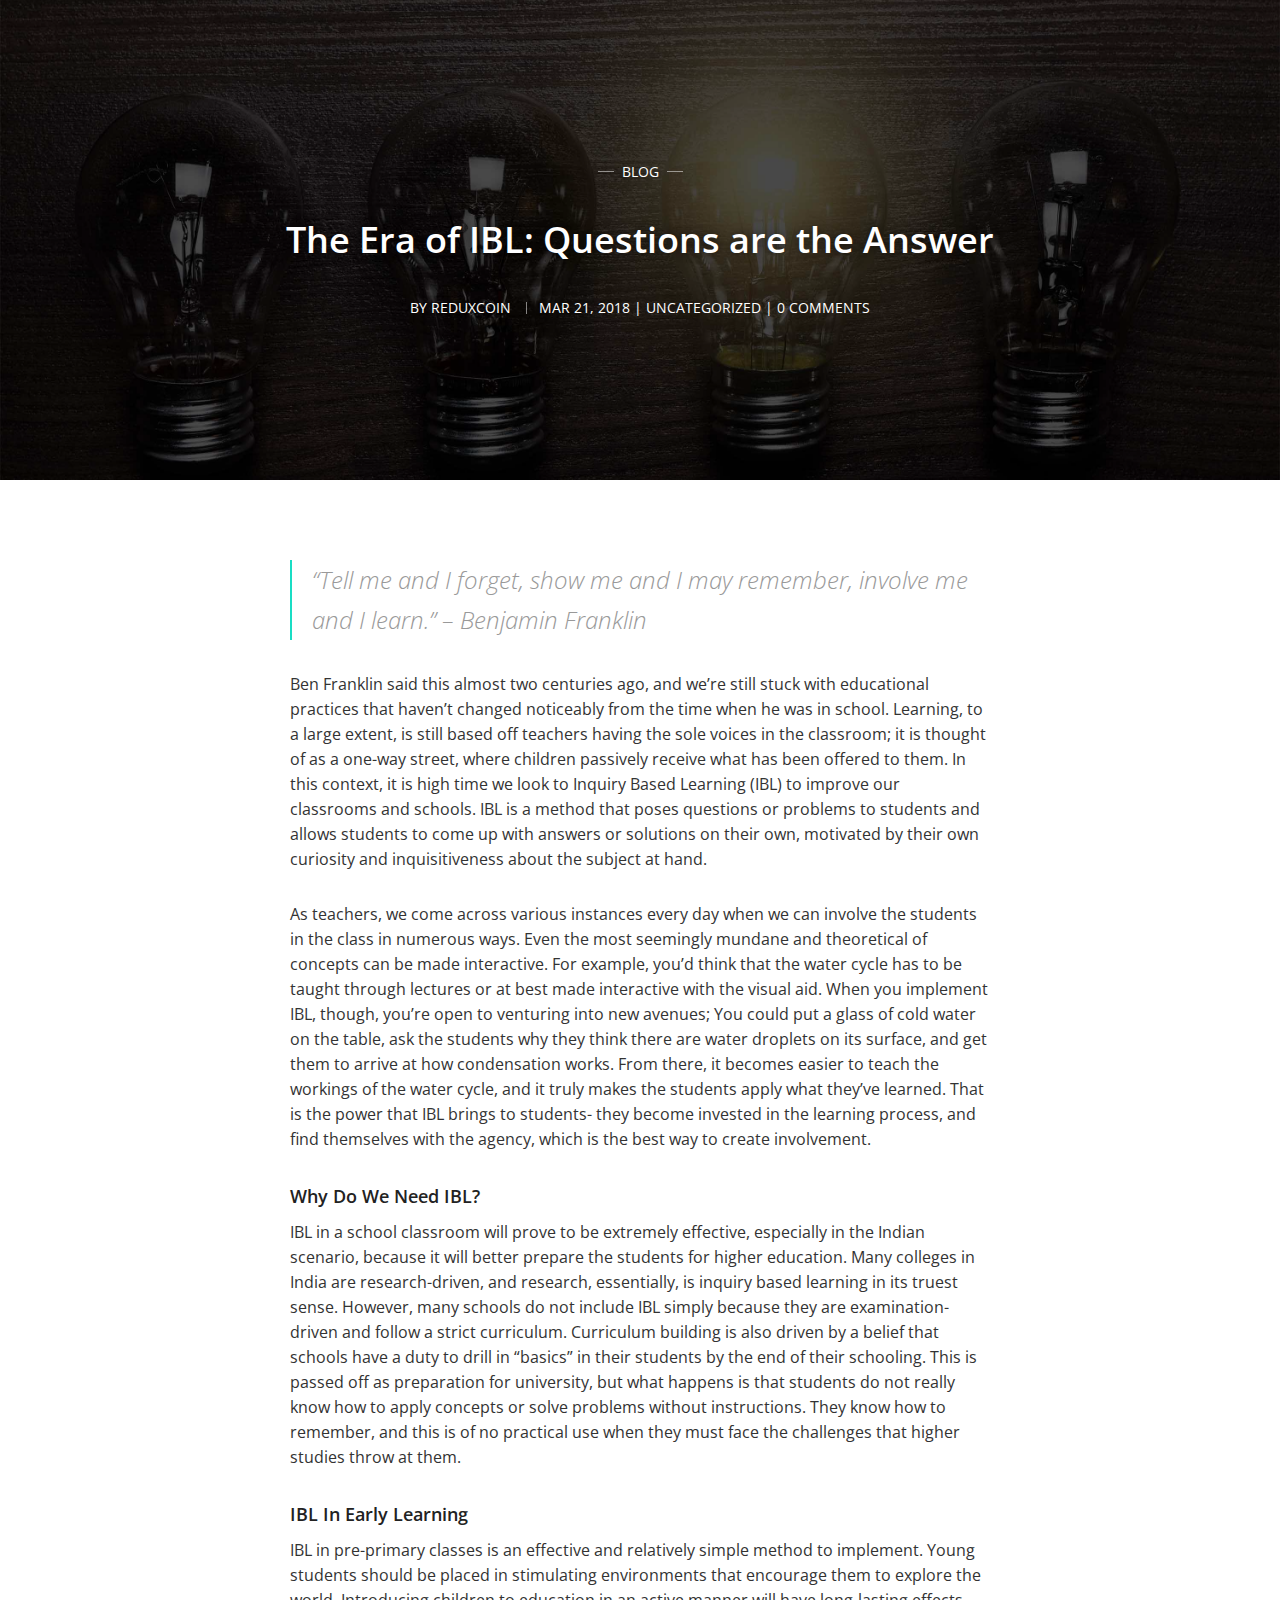
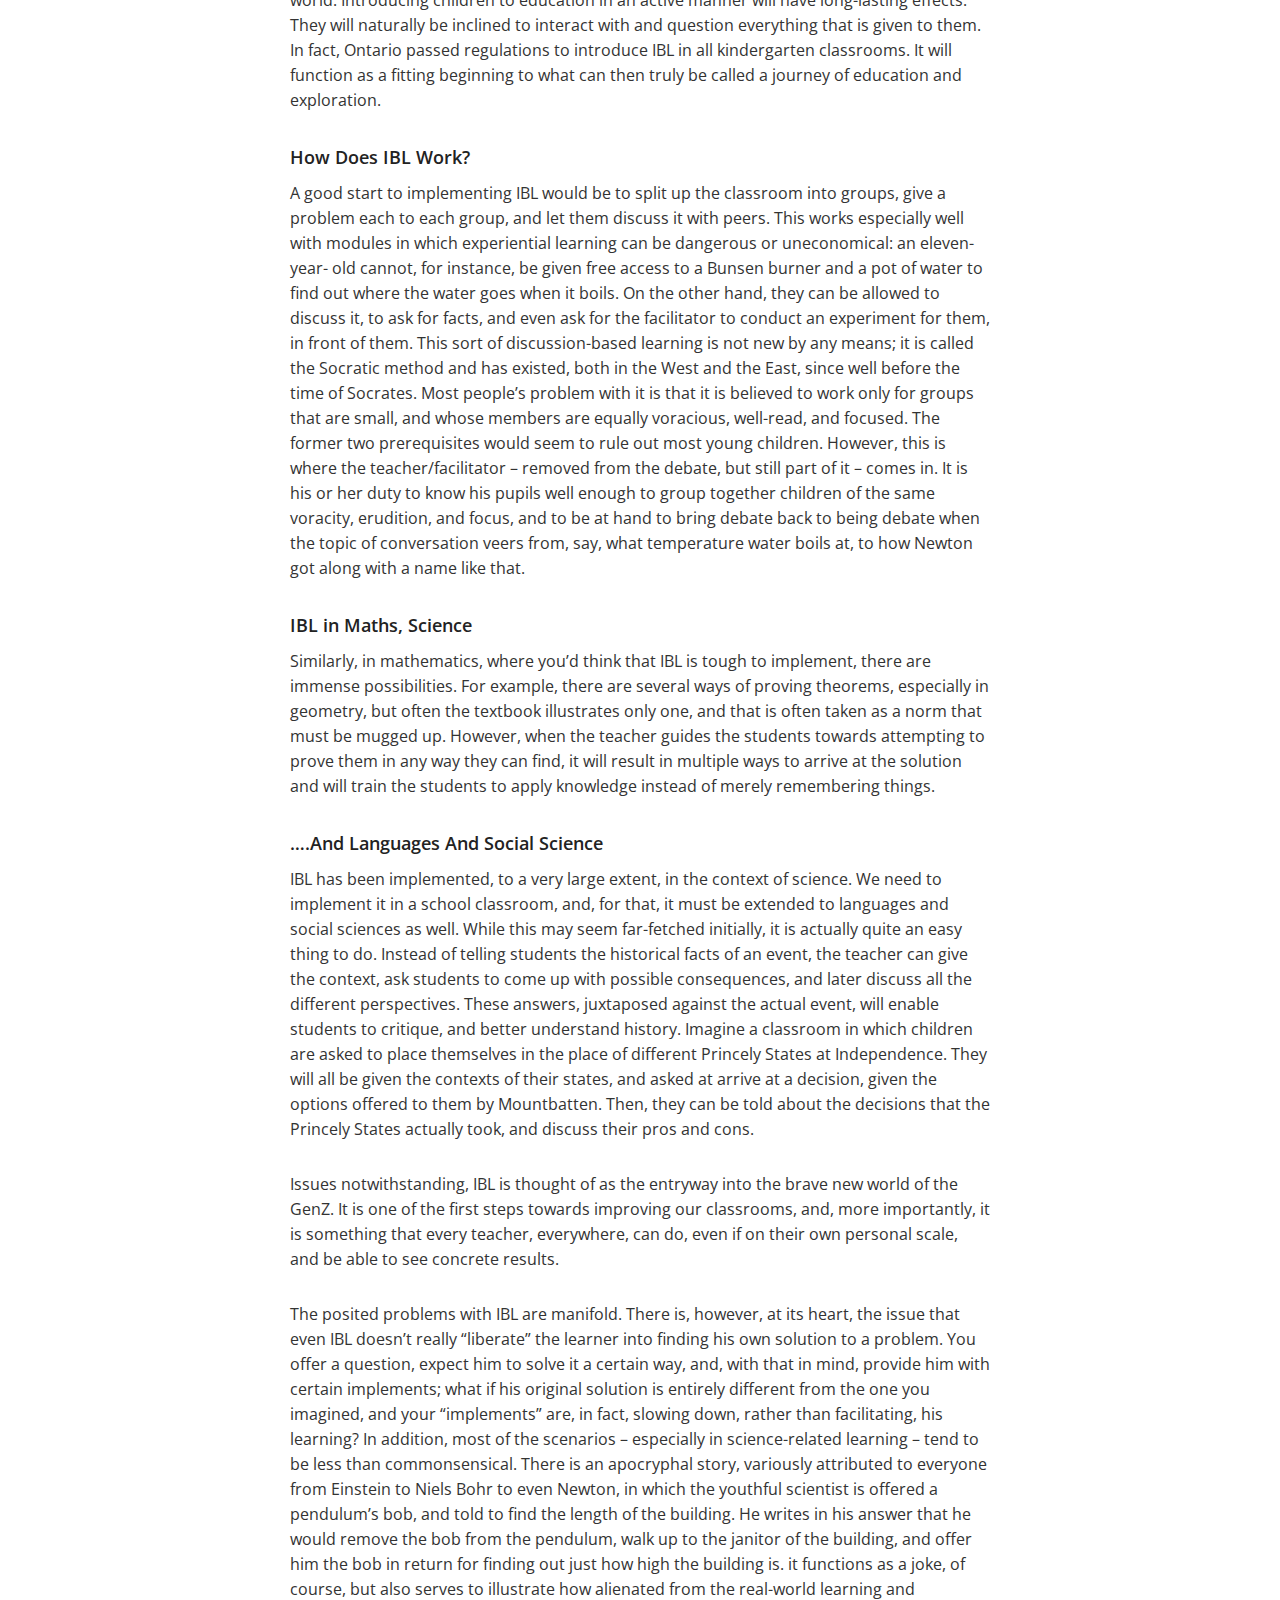
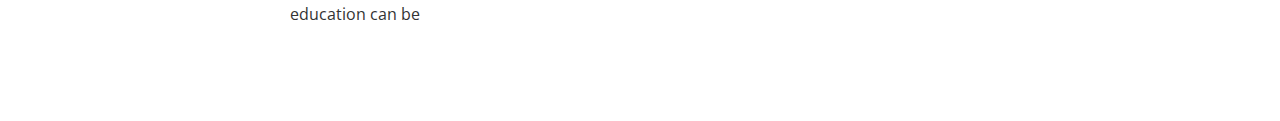
<file: eraofibl.html>
<!DOCTYPE html>
<html lang="en">
	<meta http-equiv="content-type" content="text/html;charset=utf-8" />
<head>
		<meta charset="utf-8">
		<meta http-equiv="X-UA-Compatible" content="IE=edge">
		<title>Era Of IBL</title>
		<meta name="viewport" content="width=device-width, initial-scale=1" />
		<!-- stylesheets -->
		<link href="https://fonts.googleapis.com/css?family=Open+Sans" rel="stylesheet">
		<link rel="stylesheet" type="text/css" href="assets/css/bootstrap.min68ba.css">
		<link rel="stylesheet" type="text/css" href="assets/css/font-awesome.min68ba.css">
		<link rel="stylesheet" type="text/css" href="assets/css/hl-styles/atom-one-dark68ba.css">
		<link rel="stylesheet" type="text/css" href="assets/css/screen68ba.css">
		<link rel="shortcut icon" href="img/favicon.png" type="image/png" />
    
    <style type="text/css">
nav .media {
    margin-top: 0;
}
</style>
	</head>
	<body class="post-template tag-video">
				
<!-- start content area -->
	<div class="main-content-area single-post">
		<article>
			<div class="post-head" style="background-image:url(img/background-blog.jpg);">
				<div class="container align-center">
					<div class="row">
						<div class="col-md-offset-1 col-md-10">
							<span class="category">
								<a href="../tag/video/index.html">Blog</a>
							</span>
							<h1 class="title">The Era of IBL: Questions are the Answer</h1>
							
							<div class="post-meta">
								<a class="author" href="../author/biswajit/index.html" rel="author">
									<span class="name">by reduxcoin</span>
								</a>
								<time class="time" datetime="2017-05-12 13:05:00" itemprop="datePublished">Mar 21, 2018 | Uncategorized | 0 comments</time>
							</div>
						</div>
					</div>
				</div>
			</div>
			<div class="container">
				<div class="row">
					<div class="col-md-offset-1 col-md-10">
						<div class="post-content">
							<div class="kg-card-markdown">
								<blockquote>
									“Tell me and I forget, show me and I may remember, involve me and I learn.” – Benjamin Franklin
								</blockquote>
								<p>Ben Franklin said this almost two centuries ago, and we’re still stuck with educational practices that haven’t changed noticeably from the time when he was in school. Learning, to a large extent, is still based off teachers having the sole voices in the classroom; it is thought of as a one-way street, where children passively receive what has been offered to them. In this context, it is high time we look to Inquiry Based Learning (IBL) to improve our classrooms and schools. IBL is a method that poses questions or problems to students and allows students to come up with answers or solutions on their own, motivated by their own curiosity and inquisitiveness about the subject at hand.</p>
								<p>As teachers, we come across various instances every day when we can involve the students in the class in numerous ways. Even the most seemingly mundane and theoretical of concepts can be made interactive. For example, you’d think that the water cycle has to be taught through lectures or at best made interactive with the visual aid. When you implement IBL, though, you’re open to venturing into new avenues; You could put a glass of cold water on the table, ask the students why they think there are water droplets on its surface, and get them to arrive at how condensation works. From there, it becomes easier to teach the workings of the water cycle, and it truly makes the students apply what they’ve learned. That is the power that IBL brings to students- they become invested in the learning process, and find themselves with the agency, which is the best way to create involvement.</p>
								<h4>Why Do We Need IBL?</h4>
								<p>IBL in a school classroom will prove to be extremely effective, especially in the Indian scenario, because it will better prepare the students for higher education. Many colleges in India are research-driven, and research, essentially, is inquiry based learning in its truest sense. However, many schools do not include IBL simply because they are examination-driven and follow a strict curriculum. Curriculum building is also driven by a belief that schools have a duty to drill in “basics” in their students by the end of their schooling. This is passed off as preparation for university, but what happens is that students do not really know how to apply concepts or solve problems without instructions. They know how to remember, and this is of no practical use when they must face the challenges that higher studies throw at them.</p>
								<h4>IBL In Early Learning</h4>
								<p>IBL in pre-primary classes is an effective and relatively simple method to implement. Young students should be placed in stimulating environments that encourage them to explore the world. Introducing children to education in an active manner will have long-lasting effects. They will naturally be inclined to interact with and question everything that is given to them. In fact, Ontario passed regulations to introduce IBL in all kindergarten classrooms. It will function as a fitting beginning to what can then truly be called a journey of education and exploration.</p>
								<h4>How Does IBL Work?</h4>
								<p>A good start to implementing IBL would be to split up the classroom into groups, give a problem each to each group, and let them discuss it with peers. This works especially well with modules in which experiential learning can be dangerous or uneconomical: an eleven- year- old cannot, for instance, be given free access to a Bunsen burner and a pot of water to find out where the water goes when it boils. On the other hand, they can be allowed to discuss it, to ask for facts, and even ask for the facilitator to conduct an experiment for them, in front of them. This sort of discussion-based learning is not new by any means; it is called the Socratic method and has existed, both in the West and the East, since well before the time of Socrates. Most people’s problem with it is that it is believed to work only for groups that are small, and whose members are equally voracious, well-read, and focused. The former two prerequisites would seem to rule out most young children. However, this is where the teacher/facilitator – removed from the debate, but still part of it – comes in. It is his or her duty to know his pupils well enough to group together children of the same voracity, erudition, and focus, and to be at hand to bring debate back to being debate when the topic of conversation veers from, say, what temperature water boils at, to how Newton got along with a name like that.</p>
								<h4>IBL in Maths, Science</h4>
								<p>Similarly, in mathematics, where you’d think that IBL is tough to implement, there are immense possibilities. For example, there are several ways of proving theorems, especially in geometry, but often the textbook illustrates only one, and that is often taken as a norm that must be mugged up. However, when the teacher guides the students towards attempting to prove them in any way they can find, it will result in multiple ways to arrive at the solution and will train the students to apply knowledge instead of merely remembering things.</p>
								<h4>….And Languages And Social Science</h4>
								<p>IBL has been implemented, to a very large extent, in the context of science. We need to implement it in a school classroom, and, for that, it must be extended to languages and social sciences as well. While this may seem far-fetched initially, it is actually quite an easy thing to do. Instead of telling students the historical facts of an event, the teacher can give the context, ask students to come up with possible consequences, and later discuss all the different perspectives. These answers, juxtaposed against the actual event, will enable students to critique, and better understand history. Imagine a classroom in which children are asked to place themselves in the place of different Princely States at Independence. They will all be given the contexts of their states, and asked at arrive at a decision, given the options offered to them by Mountbatten.  Then, they can be told about the decisions that the Princely States actually took, and discuss their pros and cons.</p>
								<p>Issues notwithstanding, IBL is thought of as the entryway into the brave new world of the GenZ. It is one of the first steps towards improving our classrooms, and, more importantly, it is something that every teacher, everywhere, can do, even if on their own personal scale, and be able to see concrete results.</p>
								<p>The posited problems with IBL are manifold. There is, however, at its heart, the issue that even IBL doesn’t really “liberate” the learner into finding his own solution to a problem. You offer a question, expect him to solve it a certain way, and, with that in mind, provide him with certain implements; what if his original solution is entirely different from the one you imagined, and your “implements” are, in fact, slowing down, rather than facilitating, his learning? In addition, most of the scenarios – especially in science-related learning – tend to be less than commonsensical. There is an apocryphal story, variously attributed to everyone from Einstein to Niels Bohr to even Newton, in which the youthful scientist is offered a pendulum’s bob, and told to find the length of the building. He writes in his answer that he would remove the bob from the pendulum, walk up to the janitor of the building, and offer him the bob in return for finding out just how high the building is. it functions as a joke, of course, but also serves to illustrate how alienated from the real-world learning and education can be</p>
						</div>
						</div>						
					</div>
				</div>
			</div>
		</article>
</div>
<!-- end content area -->

		
<span class="back-to-top pull-right" id="back-to-top"><i class="fa fa-angle-up"></i></span>
<!-- start share modal -->
<div class="modal" id="searchmodal" tabindex="-1" role="dialog" aria-labelledby="myModalLabel">
  <div class="modal-dialog" role="document">
    <div class="modal-content">
      <div class="modal-header">
        <button type="button" class="close" data-dismiss="modal" aria-label="Close"><span aria-hidden="true">&times;</span></button>
        <h4 class="modal-title align-center" id="myModalLabel">Search</h4>
      </div>
      <div class="modal-body">
        <form id="search-form">
            <div class="input-group url-wrap">
                
                <input type="text" id="search-input" class="form-control" spellcheck="false" placeholder="Type to Search ...">
                <!-- <span class="input-group-addon" id=""><i class="fa fa-search"></i></span> -->
                <div class="input-group-btn">
                    <button type="submit" class="btn btn-primary"><i class="fa fa-search"></i></button>
                </div>
            </div>
        </form>
        <div id="search-results">
            <ul class=""></ul>
        </div>
      </div>
      <div class="modal-footer">
        <button type="button" class="btn btn-default" data-dismiss="modal">Close</button>
      </div>
    </div>
  </div>
</div>

		
	</body>
</html>
</file>
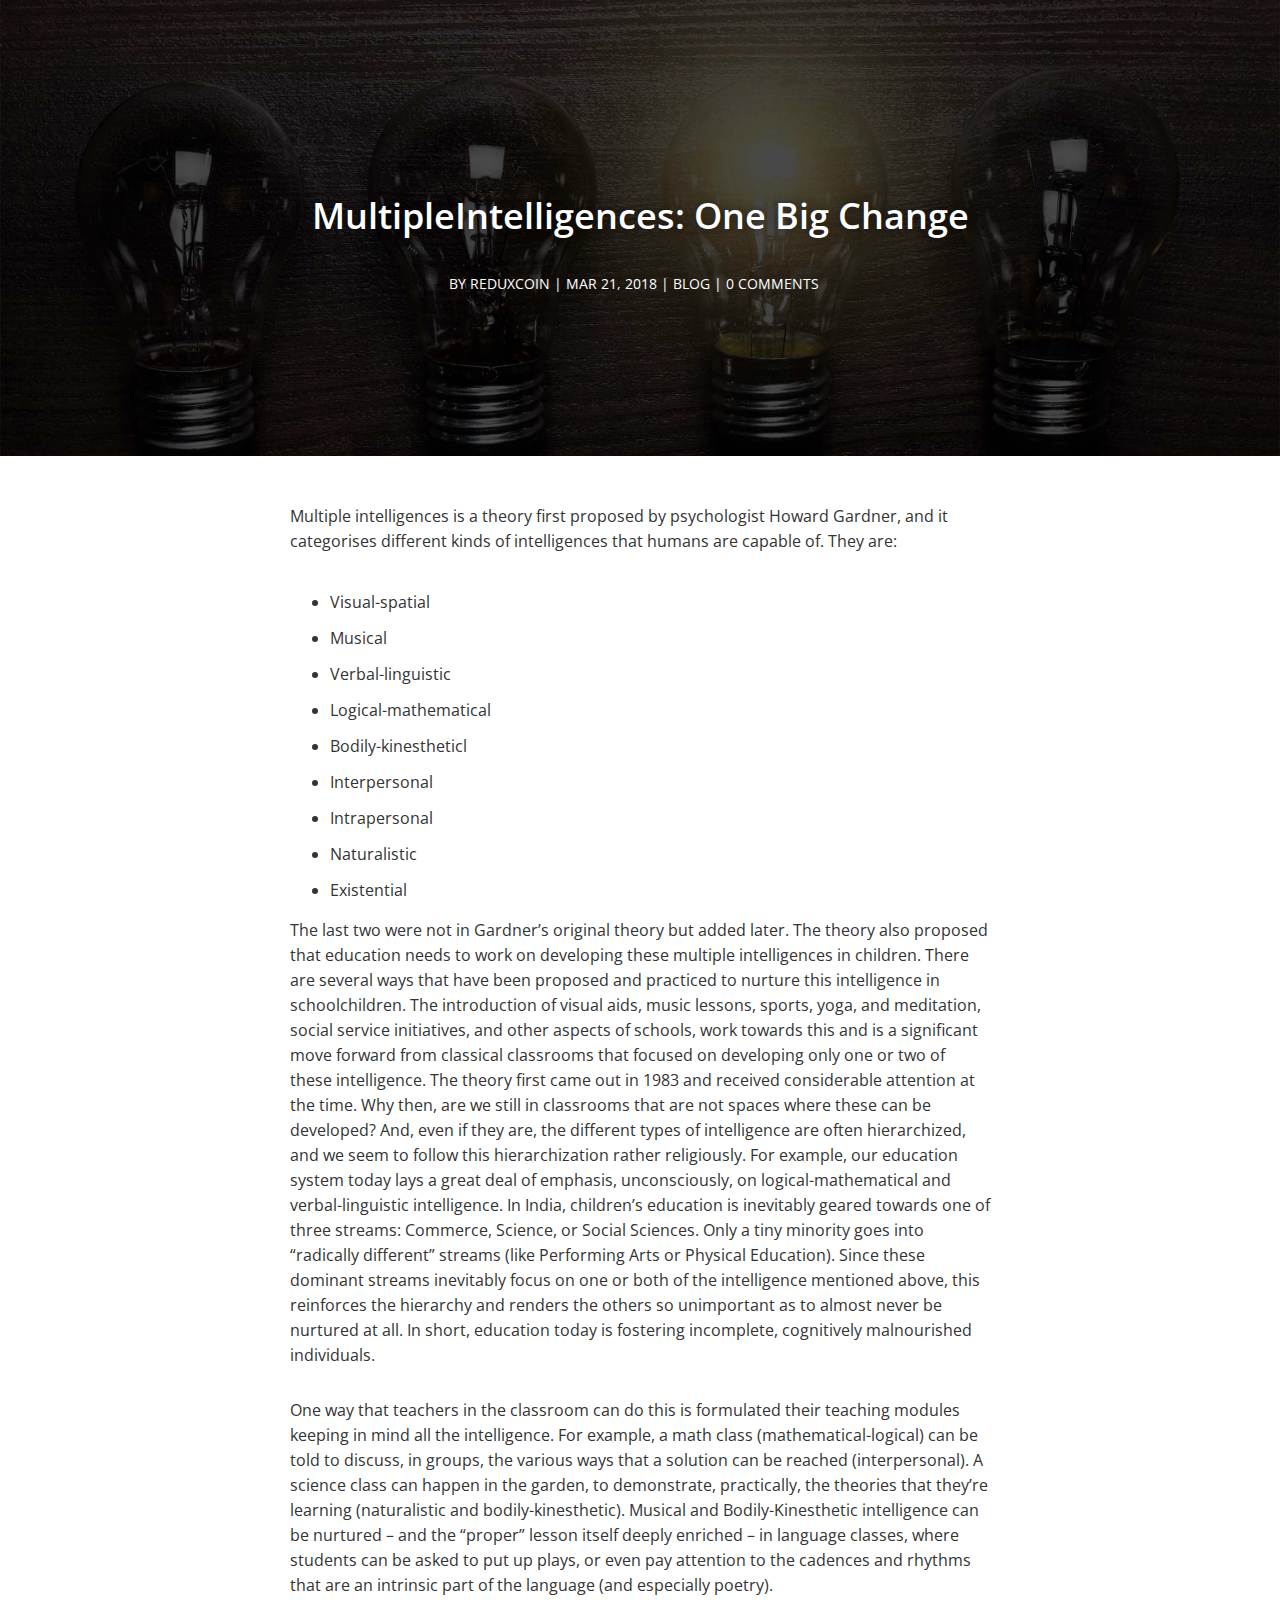
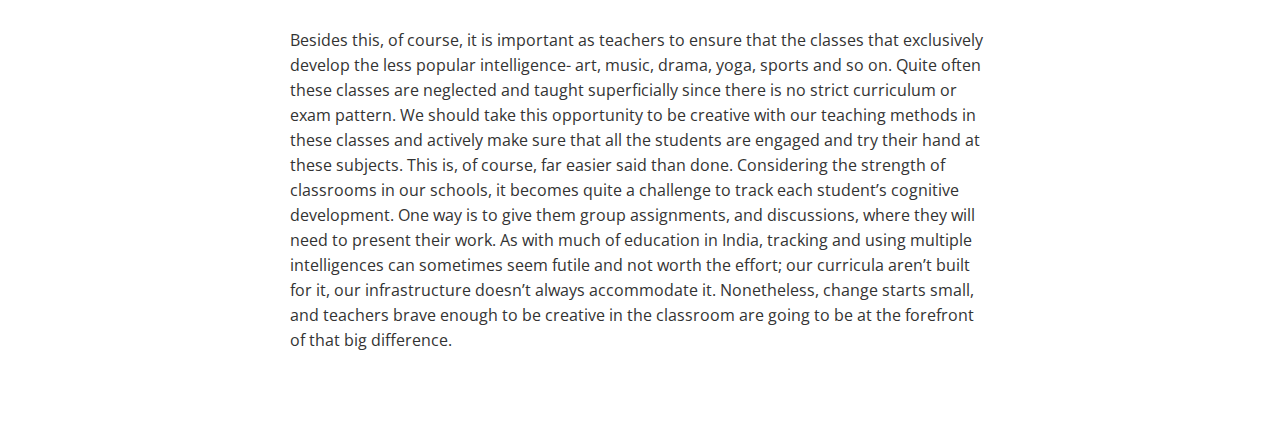
<file: multipleintelligence.html>
<!DOCTYPE html>
<html lang="en">
	<meta http-equiv="content-type" content="text/html;charset=utf-8" />
<head>
		<meta charset="utf-8">
		<meta http-equiv="X-UA-Compatible" content="IE=edge">
		<title>MultipleIntelligences: One Big Change</title>
		<meta name="viewport" content="width=device-width, initial-scale=1" />
		<!-- stylesheets -->
		<link href="https://fonts.googleapis.com/css?family=Open+Sans" rel="stylesheet">
		<link rel="stylesheet" type="text/css" href="assets/css/bootstrap.min68ba.css">
		<link rel="stylesheet" href="https://stackpath.bootstrapcdn.com/font-awesome/4.7.0/css/font-awesome.min.css">
		<link rel="stylesheet" type="text/css" href="assets/css/hl-styles/atom-one-dark68ba.css">
		<link rel="stylesheet" type="text/css" href="assets/css/screen68ba.css">
		<link rel="shortcut icon" href="img/favicon.png" type="image/x-icon">     
    <style type="text/css">
nav .media {
    margin-top: 0;
}
</style>
	</head>
	<body class="post-template tag-video">
				
<!-- start content area -->
	<div class="main-content-area single-post">
		<article>
			<div class="post-head" style="background-image:url(img/background-blog.jpg);">
				<div class="container align-center">
					<div class="row">
						<div class="col-md-offset-1 col-md-10">
							
							<h1 class="title">MultipleIntelligences: One Big Change</h1>
							
							<div class="post-meta">
								<a class="author" href="../author/biswajit/index.html" rel="author">
									<span class="name">by reduxcoin | Mar 21, 2018 | Blog | 0 comments</span>
								</a>
								
							</div>
						</div>
					</div>
				</div>
			</div>
			<div class="container">
				<div class="row">
					<div class="col-md-offset-1 col-md-10">
						<div class="post-content">
							<div class="kg-card-markdown">
<p>Multiple intelligences is a theory first proposed by psychologist Howard Gardner, and it
	categorises different kinds of intelligences that humans are capable of. They are:</p>
<ul>
<li>Visual-spatial</li>
<li>Musical</li>
<li>Verbal-linguistic</li>
<li>Logical-mathematical</li>
<li>Bodily-kinestheticl</li>
<li>Interpersonal</li>
<li>Intrapersonal</li>
<li>Naturalistic</li>
<li>Existential</li>

</ul>

<p>The last two were not in Gardner’s original theory but added later. The theory also proposed
	that education needs to work on developing these multiple intelligences in children. There are several ways that have been proposed and practiced to nurture this intelligence in schoolchildren. The introduction of visual aids, music lessons, sports, yoga, and meditation, social service initiatives, and other aspects of schools, work towards this and is a significant move forward from classical classrooms that focused on developing only one or two of these
	intelligence. The theory first came out in 1983 and received considerable attention at the time. Why then, are we still in classrooms that are not spaces where these can be developed? And,
	even if they are, the different types of intelligence are often hierarchized, and we seem to follow this hierarchization rather religiously. For example, our education system today lays a great deal of emphasis, unconsciously, on logical-mathematical and verbal-linguistic intelligence. In India, children’s education is inevitably geared towards one of three streams: Commerce, Science, or Social Sciences. Only a tiny minority goes into “radically different” streams (like Performing Arts or Physical Education). Since these dominant streams
	inevitably focus on one or both of the intelligence mentioned above, this reinforces the hierarchy and renders the others so unimportant as to almost never be nurtured at all. In short, education today is fostering incomplete, cognitively malnourished individuals.</p>


<p>One way that teachers in the classroom can do this is formulated their teaching
	modules keeping in mind all the intelligence. For example, a math class
	(mathematical-logical) can be told to discuss, in groups, the various ways that a solution can be reached (interpersonal). A science class can happen in the garden, to demonstrate, practically, the theories that they’re learning (naturalistic and bodily-kinesthetic). Musical and Bodily-Kinesthetic intelligence can be nurtured – and the “proper” lesson itself deeply enriched – in language classes, where students can be asked to put up plays, or even pay attention to the cadences and rhythms that are an intrinsic part of the language (and especially poetry).</p>
	<p>
		Besides this, of course, it is important as teachers to ensure that the classes that
exclusively develop the less popular intelligence- art, music, drama, yoga, sports and so on.
Quite often these classes are neglected and taught superficially since there is no strict curriculum or exam pattern. We should take this opportunity to be creative with our teaching methods in these classes and actively make sure that all the students are engaged and try their hand at these subjects. This is, of course, far easier said than done. Considering the strength of classrooms in our schools, it becomes quite a challenge to track each student’s cognitive development. One way is to give them group assignments, and discussions, where they will need to present their work. As with much of education in India, tracking and using multiple intelligences can sometimes seem futile and not worth the effort; our curricula aren’t built for it, our infrastructure doesn’t always accommodate it. Nonetheless, change starts small, and teachers brave enough to be creative in the classroom are going to be at the forefront of that big difference.
	</p>
</div>
						</div>
						<!-- <div class="subscribe-box-wrap">
							<div class="subscribe">
	<h3 class="subscribe-title align-center">Subscribe to Polar</h3>
	<p class="align-center">Get the latest posts delivered right to your inbox.</p>
	<form method="post" action="http://polar.gbjsolution.com/subscribe/" class="sign-up-form">
    <input class="confirm" type="hidden" name="confirm"  /><input class="location" type="hidden" name="location"  /><input class="referrer" type="hidden" name="referrer"  />

    <div class="form-group">
        <input class="form-control" type="email" name="email"  placeholder="Enter your email..." />
    </div>
    <button class="btn btn-primary" type="submit"><span>Subscribe</span></button>
    <script>(function(g,h,o,s,t){h[o]('.location')[s]=h[o]('.location')[s] || g.location.href;h[o]('.referrer')[s]=h[o]('.referrer')[s] || h.referrer;})(window,document,'querySelector','value');</script>
</form>


	<div class="subscribe-rss align-center">or subscribe via <a href='%40blog.url/rss/index.html'>RSS FEED</a></div>
</div>
						</div> -->
						<!-- <div class="prev-next-wrap has-next has-prev">
	
</div>						 -->
					</div>
				</div>
			</div>
		</article>
</div>
<!-- end content area -->
		
<span class="back-to-top pull-right" id="back-to-top"><i class="fa fa-angle-up"></i></span>
<!-- start share modal -->
<div class="modal" id="searchmodal" tabindex="-1" role="dialog" aria-labelledby="myModalLabel">
  <div class="modal-dialog" role="document">
    <div class="modal-content">
      <div class="modal-header">
        <button type="button" class="close" data-dismiss="modal" aria-label="Close"><span aria-hidden="true">&times;</span></button>
        <h4 class="modal-title align-center" id="myModalLabel">Search</h4>
      </div>
      <div class="modal-body">
        <form id="search-form">
            <div class="input-group url-wrap">
                
                <input type="text" id="search-input" class="form-control" spellcheck="false" placeholder="Type to Search ...">
                <!-- <span class="input-group-addon" id=""><i class="fa fa-search"></i></span> -->
                <div class="input-group-btn">
                    <button type="submit" class="btn btn-primary"><i class="fa fa-search"></i></button>
                </div>
            </div>
        </form>
        <div id="search-results">
            <ul class=""></ul>
        </div>
      </div>
      <div class="modal-footer">
        <button type="button" class="btn btn-default" data-dismiss="modal">Close</button>
      </div>
    </div>
  </div>
</div>

		
		
	</body>

</html>
</file>
<file: assets/css/hl-styles/atom-one-dark68ba.css>
/*

Atom One Dark by Daniel Gamage
Original One Dark Syntax theme from https://github.com/atom/one-dark-syntax

base:    #282c34
mono-1:  #abb2bf
mono-2:  #818896
mono-3:  #5c6370
hue-1:   #56b6c2
hue-2:   #61aeee
hue-3:   #c678dd
hue-4:   #98c379
hue-5:   #e06c75
hue-5-2: #be5046
hue-6:   #d19a66
hue-6-2: #e6c07b

*/

.hljs {
  display: block;
  overflow-x: auto;
  padding: 0.5em;
  color: #abb2bf;
  background: #282c34;
}

.hljs-comment,
.hljs-quote {
  color: #5c6370;
  font-style: italic;
}

.hljs-doctag,
.hljs-keyword,
.hljs-formula {
  color: #c678dd;
}

.hljs-section,
.hljs-name,
.hljs-selector-tag,
.hljs-deletion,
.hljs-subst {
  color: #e06c75;
}

.hljs-literal {
  color: #56b6c2;
}

.hljs-string,
.hljs-regexp,
.hljs-addition,
.hljs-attribute,
.hljs-meta-string {
  color: #98c379;
}

.hljs-built_in,
.hljs-class .hljs-title {
  color: #e6c07b;
}

.hljs-variable,
.hljs-template-variable,
.hljs-type,
.hljs-selector-class,
.hljs-selector-attr,
.hljs-selector-pseudo,
.hljs-number {
  color: #d19a66;
}

.hljs-symbol,
.hljs-bullet,
.hljs-link,
.hljs-meta,
.hljs-selector-id,
.hljs-title {
  color: #61aeee;
}

.hljs-emphasis {
  font-style: italic;
}

.hljs-strong {
  font-weight: bold;
}

.hljs-link {
  text-decoration: underline;
}
</file>
<file: assets/css/screen68ba.css>
/*====================================================
	Table of content
====================================================*/
/* 
* 1. importing other leee files
* 2. general styles
* 3. header
* 4. cover
* 5. Post listiong
* 6. pagination
* 7. single post
* 8. share
* 9. about author
* 10. subscribe form
* 11. prev next post
* 12. comment
* 13. footer
* 14. widgets
* 15. search modal
* 16. error page
* 17. back to top
* 18. author archive and tag archive
* 19. media query
*/
/*====================================================
	1. Importing less files
====================================================*/
/*====================================================
	COLOR VARIABLE FOR THEME
====================================================*/
/*====================================================
	social colors
====================================================*/
/*====================================================
	MIXINS
====================================================*/
/*====================================================
	2. general styles
====================================================*/
body {
  font-family: 'Open Sans', sans-serif;
  font-size: 14px;
  line-height: 24px;
  -webkit-font-smoothing: antialiased !important;
}
body.has-fixed-navbar {
  margin-top: 80px;
}
h1,
h2,
h3,
h4,
h5,
h6,
.h1,
.h2,
.h3,
.h4,
.h5,
.h6 {
  color: #222222;
  font-weight: 600;
}
h1,
.h1 {
  font-size: 3.6rem;
  line-height: 4.8rem;
  margin-bottom: 16px;
}
h2,
.h2 {
  font-size: 3rem;
  line-height: 4.1rem;
  margin-bottom: 16px;
}
h3,
.h3 {
  font-size: 2.4rem;
  line-height: 3.2rem;
  margin-bottom: 16px;
}
h4,
.h4 {
  font-size: 1.8rem;
  line-height: 2.8rem;
}
h5,
.h5 {
  font-size: 1.6rem;
  line-height: 2.6rem;
}
h6,
.h6 {
  font-size: 1.2rem;
  line-height: 1.6rem;
}
a {
  color: #19ddc4;
  -webkit-transition: all 0.2s;
  -moz-transition: all 0.2s;
  -ms-transition: all 0.2s;
  -o-transition: all 0.2s;
  transition: all 0.2s;
}
a:hover,
a:focus {
  color: #14af9b;
  text-decoration: none;
  outline: none;
}
p {
  margin-bottom: 30px;
}
.btn {
  font-size: 14px;
  height: 40px;
  line-height: 38px;
  padding: 0px 24px;
  border: 1px solid #dddddd;
  color: #363636;
  -webkit-transition: all 0.2s;
  -moz-transition: all 0.2s;
  -ms-transition: all 0.2s;
  -o-transition: all 0.2s;
  transition: all 0.2s;
}
.btn:hover,
.btn:focus,
.btn:active,
.btn:active:hover,
.btn:active:focus {
  background: transparent;
  color: #19ddc4;
  outline: none;
  -webkit-box-shadow: none;
  -moz-box-shadow: none;
  box-shadow: none;
}
.btn-sm {
  padding: 0px 16px;
  font-size: 12px;
  line-height: 30px;
  height: 32px;
}
.btn-default {
  background-color: #ffffff;
}
.btn-default:hover,
.btn-default:focus,
.btn-default:active,
.btn-default:active:hover,
.btn-default:active:focus {
  background-color: #19ddc4;
  border: 1px solid #19ddc4;
  color: #ffffff;
}
.btn-primary {
  background-color: #19ddc4;
  border-color: #19ddc4;
  color: #ffffff;
}
.btn-primary:hover,
.btn-primary:focus,
.btn-primary:active,
.btn-primary:active:hover,
.btn-primary:active:focus {
  background-color: #14af9b;
  border: 1px solid #14af9b;
  color: #ffffff;
}
input[type='text'],
input[type='email'],
input[type='url'] {
  padding: 0 16px;
  height: 40px;
  border: 1px solid #dddddd;
  -webkit-box-shadow: none;
  -moz-box-shadow: none;
  box-shadow: none;
}
input[type='text']:focus,
input[type='email']:focus,
input[type='url']:focus {
  border: 1px solid #19ddc4;
  outline: none;
  -webkit-box-shadow: none;
  -moz-box-shadow: none;
  box-shadow: none;
}
.form-control {
  height: 40px;
}
figcaption {
  text-align: center;
  font-size: 12px;
}
blockquote {
  border-left: 2px solid #19ddc4;
  color: #999999;
  font-size: 2.4rem;
  line-height: 4rem;
  font-weight: 300;
  font-style: italic;
  padding: 0px 20px;
  margin-top: 32px;
  margin-bottom: 32px;
}
cite {
  font-size: 1.6rem;
  font-style: normal;
  color: #999999;
  font-weight: 400;
}
iframe {
  border: none;
}
hr {
  margin: 32px 0px;
  border-top: 1px solid rgba(221, 221, 221, 0.5);
}
pre {
  font-size: 1.6rem;
  line-height: 2.4rem;
  padding: 0;
  border: none;
}
table {
  border-collapse: collapse;
  width: 100%;
  max-width: 100%;
}
table,
th,
td {
  border: 1px solid #dddddd;
}
th,
td {
  padding: 4px 8px;
}
dd,
dt {
  line-height: 24px;
}
.footnotes {
  padding: 24px;
  font-size: 1.4rem;
}
::-moz-selection {
  color: #ffffff;
  background: #19ddc4;
  text-shadow: none;
}
::selection {
  color: #ffffff;
  background: #19ddc4;
  text-shadow: none;
}
.hljs {
  padding: 16px;
}
.align-center {
  text-align: center;
}
/*====================================================
	3. header
====================================================*/
.logo {
  height: 80px;
  line-height: 4.4rem;
  padding: 15px 15px 15px 15px;
  font-size: 24px;
  font-weight: 700;
  color: #222222;
  float: left;
}
.logo:hover,
.logo:focus {
  color: #222222;
}
.logo.image-logo img {
  max-height: 50px;
}
.site-header {
  background: #ffffff;
  -webkit-box-shadow: 0px 1px 4px 0px rgba(0, 0, 0, 0.15);
  -moz-box-shadow: 0px 1px 4px 0px rgba(0, 0, 0, 0.15);
  box-shadow: 0px 1px 4px 0px rgba(0, 0, 0, 0.15);
}
.site-header.fixed {
  position: fixed;
  width: 100%;
  top: 0;
  z-index: 999;
}
.site-header .main-menu ul {
  margin: 0;
  padding: 0;
}
.site-header .main-menu ul li {
  list-style: none;
  float: left;
  font-size: 14px;
  margin: 0px 20px;
  padding: 24px 0;
}
.site-header .main-menu ul li a {
  color: #999999;
  padding: 5px 0 3px;
  display: block;
  line-height: 24px;
}
.site-header .main-menu ul li a:hover,
.site-header .main-menu ul li a:focus {
  color: #222222;
}
.site-header .main-menu ul li.current-menu-item a {
  color: #222222;
}
.nav-right {
  padding-right: 15px;
}
.nav-right span {
  margin: 24px 0;
  display: inline-block;
  -webkit-transition: all 0.2s;
  -moz-transition: all 0.2s;
  -ms-transition: all 0.2s;
  -o-transition: all 0.2s;
  transition: all 0.2s;
  color: #999999;
  -webkit-border-radius: 50%;
  -moz-border-radius: 50%;
  border-radius: 50%;
}
.nav-right span i {
  height: 32px;
  width: 32px;
  line-height: 32px;
  font-size: 14px;
}
.nav-right span:hover,
.nav-right span:focus {
  color: #363636;
  background: #dddddd;
}
.nav-right span.search-toggle,
.nav-right span.mobile-menu-toggle {
  cursor: pointer;
}
.mobile-menu {
  background: #ffffff;
  position: fixed;
  top: 0;
  left: -260px;
  width: 260px;
  height: 100%;
  overflow-y: auto;
  z-index: 9999;
  -webkit-transition: left 0.3s;
  -moz-transition: left 0.3s;
  -ms-transition: left 0.3s;
  -o-transition: left 0.3s;
  transition: left 0.3s;
}
.mobile-menu ul {
  list-style: none;
  padding: 0;
  margin: 0;
}
.mobile-menu ul > li {
  font-size: 14px;
  line-height: 48px;
  text-transform: uppercase;
  position: relative;
}
.mobile-menu ul > li .submenu-toggle-button {
  position: absolute;
  right: 0;
  top: 0;
  width: 48px;
  line-height: 48px;
  font-size: 18px;
  text-align: center;
  cursor: pointer;
}
.mobile-menu ul > li .submenu-toggle-button:hover {
  color: #19ddc4;
}
.mobile-menu ul > li .submenu-toggle-button:hover + a {
  margin-left: 4px;
  color: #19ddc4;
}
.mobile-menu ul > li .submenu-toggle-button i {
  -webkit-transition: all 0.3s;
  -moz-transition: all 0.3s;
  -ms-transition: all 0.3s;
  -o-transition: all 0.3s;
  transition: all 0.3s;
}
.mobile-menu ul > li .submenu-toggle-button.opened i {
  -webkit-transform: rotate(-180deg);
  -moz-transform: rotate(-180deg);
  -ms-transform: rotate(-180deg);
  -o-transform: rotate(-180deg);
  transform: rotate(-180deg);
}
.mobile-menu ul > li a {
  padding: 0px 16px;
  display: block;
  color: #999999;
  border-bottom: 1px solid #dddddd;
  -webkit-transition: all 0.2s;
  -moz-transition: all 0.2s;
  -ms-transition: all 0.2s;
  -o-transition: all 0.2s;
  transition: all 0.2s;
}
.mobile-menu ul > li a:hover,
.mobile-menu ul > li a:focus {
  color: #222222;
}
.mobile-menu ul > li.current-menu-item a {
  color: #222222;
}
.mobile-menu ul > li > ul {
  display: none;
  min-width: 160px;
  background: #dddddd;
}
.mobile-menu ul > li > ul li {
  line-height: 32px;
  display: block;
  margin-right: 0px;
}
.mobile-menu ul > li > ul li .submenu-toggle-button {
  line-height: 40px;
}
.mobile-menu ul > li > ul li:last-child {
  border-bottom: none;
}
.mobile-menu ul > li > ul li a {
  display: block;
  padding: 4px 16px 4px 24px;
}
.mobile-menu ul > li > ul li ul {
  background: #ffffff;
}
.mobile-menu ul > li > ul li ul li a {
  padding: 4px 16px 4px 32px;
}
.backdrop {
  top: 0;
  left: 0;
  width: 100%;
  height: 100%;
  position: fixed;
  z-index: 1000;
  background: rgba(0, 0, 0, 0.8);
  -webkit-opacity: 0;
  -moz-opacity: 0;
  -ms-opacity: 0;
  -o-opacity: 0;
  opacity: 0;
  filter: alpha(opacity=(0));
  visibility: hidden;
  cursor: pointer;
  -webkit-transition: all 0.3s;
  -moz-transition: all 0.3s;
  -ms-transition: all 0.3s;
  -o-transition: all 0.3s;
  transition: all 0.3s;
}
.backdrop .menu-close {
  position: absolute;
  left: 0px;
  top: 8px;
  width: 48px;
  line-height: 48px;
  -webkit-transition: all 0.3s;
  -moz-transition: all 0.3s;
  -ms-transition: all 0.3s;
  -o-transition: all 0.3s;
  transition: all 0.3s;
  color: #ffffff;
  -webkit-border-radius: 50%;
  -moz-border-radius: 50%;
  border-radius: 50%;
}
.backdrop .menu-close:hover {
  background-color: #19ddc4;
}
.mobile-menu-open {
  position: absolute;
  left: 15px;
  top: 0;
  line-height: 48px;
  z-index: 99;
  color: #363636;
  cursor: pointer;
}
.mobile-menu-open:hover,
.mobile-menu-open:focus {
  color: #19ddc4;
}
.mobile-menu-open i {
  width: 32px;
  text-align: center;
}
.mobile-menu-opened .mobile-menu {
  left: 0px;
}
.mobile-menu-opened .backdrop {
  -webkit-opacity: 1;
  -moz-opacity: 1;
  -ms-opacity: 1;
  -o-opacity: 1;
  opacity: 1;
  filter: alpha(opacity=(100));
  visibility: visible;
}
.mobile-menu-opened .backdrop .menu-close {
  left: 268px;
}
/*====================================================
	4. cover
====================================================*/
.cover {
  margin-top: 60px;
  background-color: #19ddc4;
  background-size: cover;
  background-position: center;
  color: #ffffff;
  position: relative;
}
.cover.has-image:before {
  content: '';
  background: rgba(0, 0, 0, 0.4);
  position: absolute;
  top: 0;
  left: 0;
  width: 100%;
  height: 100%;
}
.cover-home {
  padding: 160px 0px;
}
.cover-home .intro-title {
  color: #ffffff;
}
.cover-home.has-image .intro-title {
  text-shadow: 0px 0px 10px rgba(0, 0, 0, 0.5);
}
.cover-home .intro-description {
  font-size: 1.6rem;
}
.cover-tag {
  padding: 80px 0px;
}
.cover-tag .tag-title {
  margin-top: 0px;
  color: #ffffff;
}
.cover-tag .tag-description {
  margin-top: 16px;
  font-size: 1.6rem;
}
.cover-author {
  padding: 80px 0;
}
.cover-author .avatar {
  width: 96px;
  height: 96px;
  -webkit-border-radius: 50%;
  -moz-border-radius: 50%;
  border-radius: 50%;
  border: 4px solid #ffffff;
}
.cover-author .author-name {
  color: #ffffff;
}
.cover-author .description {
  margin-top: 16px;
}
.cover-author .author-social {
  padding: 0;
  margin: 0;
}
.cover-author .author-social li {
  list-style: none;
  display: inline-block;
  margin-right: 16px;
  color: #ffffff;
  font-size: 1.8rem;
}
.cover-author .author-social li:last-child {
  margin-right: 0px;
}
.cover-author .author-social li a {
  color: #ffffff;
}
.cover-author .author-social li a:hover,
.cover-author .author-social li a:focus {
  color: #19ddc4;
}
.cover-author .author-social li.location i {
  margin-right: 8px;
}
/*====================================================
	5. Post listiong
====================================================*/
.main-content-area {
  padding: 64px 0;
}
.row.is-flex {
  display: flex;
  flex-wrap: wrap;
}
.row.is-flex > [class*='col-'] {
  display: flex;
  flex-direction: column;
}
.post-card {
  height: 100%;
  display: flex;
  flex-direction: column;
  -webkit-box-shadow: 0px 1px 4px 0px rgba(0, 0, 0, 0.15);
  -moz-box-shadow: 0px 1px 4px 0px rgba(0, 0, 0, 0.15);
  box-shadow: 0px 1px 4px 0px rgba(0, 0, 0, 0.15);
  -webkit-border-radius: 4px;
  -moz-border-radius: 4px;
  border-radius: 4px;
  overflow: hidden;
  margin-bottom: 40px;
  -webkit-transition: transform 0.2s;
  -moz-transition: transform 0.2s;
  -ms-transition: transform 0.2s;
  -o-transition: transform 0.2s;
  transition: transform 0.2s;
}
.post-card .featured-image {
  height: 224px;
  background-size: cover;
  background-position: center;
  -webkit-transition: all 0.3s;
  -moz-transition: all 0.3s;
  -ms-transition: all 0.3s;
  -o-transition: all 0.3s;
  transition: all 0.3s;
}
.post-card .permalink:hover .featured-image {
  -webkit-opacity: 0.9;
  -moz-opacity: 0.9;
  -ms-opacity: 0.9;
  -o-opacity: 0.9;
  opacity: 0.9;
  filter: alpha(opacity=(90));
}
.post-card .content-wrap {
  padding: 0px 16px;
  display: flex;
  flex: 1;
  flex-direction: column;
}
.post-card .entry-header {
  margin: 24px 0px;
  flex: 1;
}
.post-card .entry-header .category {
  position: relative;
}
.post-card .entry-header .category a {
  color: #999999;
  text-transform: uppercase;
}
.post-card .entry-header .category a:hover,
.post-card .entry-header .category a:focus {
  color: #19ddc4;
}
.post-card .entry-header .category:before,
.post-card .entry-header .category:after {
  content: "";
  height: 1px;
  width: 16px;
  background: rgba(153, 153, 153, 0.5);
  position: absolute;
  top: 50%;
  margin-top: -1px;
}
.post-card .entry-header .category:before {
  left: -24px;
}
.post-card .entry-header .category:after {
  right: -24px;
}
.post-card .entry-header .title {
  margin-top: 12px;
  margin-bottom: 0;
}
.post-card .entry-header .title a {
  color: #222222;
}
.post-card .entry-header .title a:hover,
.post-card .entry-header .title a:focus {
  color: #19ddc4;
}
.post-card .entry-footer {
  border-top: 1px solid rgba(204, 204, 204, 0.3);
  padding: 16px 0px;
  font-size: 12px;
  color: #999999;
  display: flex;
  flex-wrap: wrap;
}
.post-card .entry-footer .author {
  flex: 1;
}
.post-card .entry-footer .author a {
  color: #999999;
}
.post-card .entry-footer .author a .avatar {
  height: 32px;
  width: 32px;
  -webkit-border-radius: 50%;
  -moz-border-radius: 50%;
  border-radius: 50%;
  margin-right: 8px;
}
.post-card .entry-footer .author a:hover,
.post-card .entry-footer .author a:focus {
  color: #19ddc4;
}
.post-card .entry-footer .published-date {
  line-height: 32px;
  vertical-align: middle;
}
/*====================================================
	6. pagination
====================================================*/
.pagination-wrap .page-number {
  margin: 16px;
  font-size: 12px;
}
#lgo{
  margin-left: 94%;
  width: 20%;
}
/*====================================================
	7. single post
====================================================*/
.single-post {
  padding-top: 0px;
}
.single-post .post-head {
  padding: 160px 0px;
  background-size: cover;
  background-position: center;
  color: #ffffff;
  position: relative;
  margin-bottom: 48px;
}
.single-post .post-head:before {
  content: '';
  background: rgba(0, 0, 0, 0.4);
  position: absolute;
  top: 0;
  left: 0;
  width: 100%;
  height: 100%;
}
.single-post .post-head a {
  color: #ffffff;
}

.single-post .post-head .category {
  position: relative;
}
.single-post .post-head .category:before,
.single-post .post-head .category:after {
  content: "";
  height: 1px;
  width: 16px;
  background: rgba(255, 255, 255, 0.5);
  position: absolute;
  top: 50%;
  margin-top: -1px;
}
.single-post .post-head .category:before {
  left: -24px;
}
.single-post .post-head .category:after {
  right: -24px;
}
.single-post .post-head .category a {
  text-transform: uppercase;
}
.single-post .post-head .title {
  color: #ffffff;
  text-shadow: 0px 0px 10px rgba(0, 0, 0, 0.5);
  margin: 32px 0px;
}
.single-post .post-head .page-title {
  margin: 0px;
}
.single-post .post-head .post-meta {
  text-transform: uppercase;
}
.single-post .post-head .post-meta .author {
  margin-right: 12px;
}
.single-post .post-head .post-meta .time {
  margin-left: 12px;
  position: relative;
}
.single-post .post-head .post-meta .time:before {
  content: '';
  width: 1px;
  height: 12px;
  background-color: rgba(255, 255, 255, 0.5);
  position: absolute;
  left: -13px;
  top: 50%;
  margin-top: -6px;
}
.single-post .post-head.no-image {
  padding: 80px 0px;
}
.single-post .post-head.no-image:before {
  background: #19ddc4;
}
.single-post .post-head.no-image a {
  color: #ffffff;
}
.single-post .post-head.no-image a:hover,
.single-post .post-head.no-image a:focus {
  color: #e6e6e6;
}
.single-post .post-head.no-image .title {
  color: #ffffff;
  text-shadow: none;
}
.single-post .post-content {
  max-width: 700px;
  margin: 0 auto;
  font-size: 18px;
  line-height: 3.6rem;
}
.single-post .post-content img {
  max-width: 100%;
}
.single-post .post-content .fluid-width-video-wrapper {
  margin-bottom: 30px;
}
/*====================================================
	8. share
====================================================*/
.share-wrap {
  max-width: 700px;
  margin: 24px auto 40px;
}
.share-wrap .share-links {
  padding: 0;
  margin: 0;
  list-style: none;
  font-size: 0px;
  line-height: 0px;
}
.share-wrap .share-links li {
  display: inline-block;
  margin: 0px 4px 8px 4px;
  -webkit-border-radius: 4px;
  -moz-border-radius: 4px;
  border-radius: 4px;
  overflow: hidden;
}
.share-wrap .share-links li a {
  display: block;
  width: 120px;
  color: #ffffff;
  font-size: 1.4rem;
  line-height: 40px;
}
.share-wrap .share-links li a:hover,
.share-wrap .share-links li a:focus {
  border: none;
}
.share-wrap .share-links li a i {
  margin-right: 8px;
}
.share-wrap .share-links li .facebook {
  background: #3b5998;
}
.share-wrap .share-links li .facebook:hover {
  background: #2d4373;
}
.share-wrap .share-links li .twitter {
  background: #1da1f2;
}
.share-wrap .share-links li .twitter:hover {
  background: #0c85d0;
}
.share-wrap .share-links li .google-plus {
  background: #db4437;
}
.share-wrap .share-links li .google-plus:hover {
  background: #bd2e22;
}
.share-wrap .share-links li .linkedin {
  background: #097bb5;
}
.share-wrap .share-links li .linkedin:hover {
  background: #075a84;
}
.share-wrap .share-links li .pinterest {
  background: #cc2127;
}
.share-wrap .share-links li .pinterest:hover {
  background: #a01a1f;
}
/*====================================================
	9. about author
====================================================*/
.about-author-wrap {
  max-width: 700px;
  margin: 40px auto;
}
.about-author {
  padding: 24px;
  margin-bottom: 40px;
  -webkit-box-shadow: 0px 1px 4px 0px rgba(0, 0, 0, 0.15);
  -moz-box-shadow: 0px 1px 4px 0px rgba(0, 0, 0, 0.15);
  box-shadow: 0px 1px 4px 0px rgba(0, 0, 0, 0.15);
  -webkit-border-radius: 4px;
  -moz-border-radius: 4px;
  border-radius: 4px;
}
.about-author .avatar {
  width: 96px;
  height: 96px;
  -webkit-border-radius: 4px;
  -moz-border-radius: 4px;
  border-radius: 4px;
}
.about-author .details {
  margin-left: 112px;
}
.about-author .details .author {
  margin-top: 0px;
}
.about-author .details .author a {
  color: #222222;
}
.about-author .details .author a:hover,
.about-author .details .author a:focus {
  color: #19ddc4;
}
.about-author .details .meta-info {
  margin-top: 8px;
  padding: 0;
}
.about-author .details .meta-info li {
  list-style: none;
  float: left;
  margin-right: 16px;
  color: #999999;
}
.about-author .details .meta-info li a {
  color: #999999;
}
.about-author .details .meta-info li a:hover,
.about-author .details .meta-info li a:focus {
  color: #19ddc4;
}
.about-author .details .meta-info li.location i,
.about-author .details .meta-info li.post-count i {
  margin-right: 8px;
}
/*====================================================
	10. subscribe form
====================================================*/
.subscribe-box-wrap {
  max-width: 700px;
  margin: 40px auto;
}
.subscribe-box-wrap .subscribe {
  padding: 24px;
  -webkit-box-shadow: 0px 1px 4px 0px rgba(0, 0, 0, 0.15);
  -moz-box-shadow: 0px 1px 4px 0px rgba(0, 0, 0, 0.15);
  box-shadow: 0px 1px 4px 0px rgba(0, 0, 0, 0.15);
  -webkit-border-radius: 4px;
  -moz-border-radius: 4px;
  border-radius: 4px;
}
.subscribe-box-wrap .subscribe .subscribe-title {
  margin-top: 0;
}
.sign-up-form {
  display: flex;
}
.sign-up-form .form-group {
  display: flex;
  flex: 1;
  margin-right: 8px;
}
.sign-up-form .btn {
  display: flex;
}
/*====================================================
	11. prev next post
====================================================*/
.prev-next-wrap {
  max-width: 700px;
  margin: 40px auto 0px;
}
.prev-next-wrap .post-card {
  flex: 1;
}
.prev-next-wrap .post-card .prev-next-link a {
  display: block;
  text-transform: uppercase;
  color: #999999;
  margin: 8px 0px;
}
.prev-next-wrap .post-card .prev-next-link a:hover,
.prev-next-wrap .post-card .prev-next-link a:focus {
  color: #19ddc4;
}
/*====================================================
	12. comment
====================================================*/
.comment-wrap {
  max-width: 700px;
  margin: 0px auto;
}
.comment-wrap .comment-container {
  padding: 24px;
  -webkit-box-shadow: 0px 1px 4px 0px rgba(0, 0, 0, 0.15);
  -moz-box-shadow: 0px 1px 4px 0px rgba(0, 0, 0, 0.15);
  box-shadow: 0px 1px 4px 0px rgba(0, 0, 0, 0.15);
  -webkit-border-radius: 4px;
  -moz-border-radius: 4px;
  border-radius: 4px;
}
/*====================================================
	13. footer
====================================================*/
.site-footer {
  color: #999999;
}
.site-footer a {
  color: #999999;
}
.site-footer a:hover,
.site-footer a:focus {
  color: #19ddc4;
}
.footer-top {
  border-top: 1px solid #dddddd;
  padding: 40px 0px;
}
.footer-bottom .footer-bottom-wrap {
  padding-top: 32px;
  padding-bottom: 32px;
  border-top: 1px solid #dddddd;
}
.footer-bottom .copyright-info {
  float: left;
  font-size: 12px;
  line-height: 32px;
}
.footer-bottom .social-links-wrap {
  float: right;
}
.footer-bottom .social-links-wrap .social-links {
  margin: 0;
  padding: 0;
}
.footer-bottom .social-links-wrap .social-links li {
  display: inline-block;
}
.footer-bottom .social-links-wrap .social-links li a {
  color: #999999;
}
.footer-bottom .social-links-wrap .social-links li a i {
  width: 32px;
  height: 32px;
  line-height: 32px;
  text-align: center;
}
.footer-bottom .social-links-wrap .social-links li a:hover {
  color: #19ddc4;
}
/*====================================================
	14. widgets
====================================================*/
.widget .widget-title {
  text-transform: uppercase;
  margin-bottom: 24px;
}
.tagcloud a {
  color: #999999;
  border: 1px solid #dddddd;
  font-size: 12px;
  padding: 0px 16px;
  line-height: 22px;
  height: 24px;
  display: inline-block;
  -webkit-border-radius: 3px;
  -moz-border-radius: 3px;
  border-radius: 3px;
  margin: 0px 8px 8px 0px;
}
.tagcloud a:hover,
.tagcloud a:focus {
  color: #ffffff;
  background-color: #19ddc4;
  border-color: #19ddc4;
}
.recent-post .recent-single-post {
  margin-bottom: 16px;
}
.recent-post .recent-single-post:last-child {
  margin-bottom: 0;
}
.recent-post .recent-single-post a .post-thumb {
  width: 60px;
  height: 60px;
  background-size: cover;
  background-position: center;
  -webkit-border-radius: 4px;
  -moz-border-radius: 4px;
  border-radius: 4px;
}
.recent-post .recent-single-post a .post-thumb i {
  width: 60px;
  height: 60px;
  line-height: 60px;
  background: #dddddd;
  color: #999999;
}
.recent-post .recent-single-post .post-info {
  margin-left: 76px;
}
.recent-post .recent-single-post .post-info .post-title {
  margin-top: 0;
  margin-bottom: 0px;
  font-size: 1.4rem;
  line-height: 24px;
  font-weight: 400;
}
.recent-post .recent-single-post .post-info .post-title a:hover,
.recent-post .recent-single-post .post-info .post-title a:focus {
  color: #19ddc4;
}
.recent-post .recent-single-post .date a {
  color: #999999;
  font-size: 1.2rem;
}
.recent-post .recent-single-post .date a:hover,
.recent-post .recent-single-post .date a:focus {
  color: #19ddc4;
}
/*====================================================
	15. search modal
====================================================*/
#searchmodal .modal-body {
  padding: 32px;
}
#searchmodal .info {
  padding: 8px 0px;
  margin-bottom: 8px;
  font-size: 1.4rem;
  color: #999999;
}
#searchmodal .result {
  padding: 8px 0px 16px;
  margin-bottom: 8px;
  border-bottom: 1px solid #dddddd;
}
#searchmodal .result:last-child {
  border: none;
}
#searchmodal .result a .h5 {
  margin-top: 0;
  margin-bottom: 0px;
  -webkit-transition: all 0.2s;
  -moz-transition: all 0.2s;
  -ms-transition: all 0.2s;
  -o-transition: all 0.2s;
  transition: all 0.2s;
  font-weight: 400;
}
#searchmodal .result a .date {
  font-size: 1.4rem;
  color: #999999;
}
#searchmodal .result a:hover .h5,
#searchmodal .result a:focus .h5 {
  color: #19ddc4;
}
.modal-content {
  -webkit-border-radius: 4px;
  -moz-border-radius: 4px;
  border-radius: 4px;
}
.modal-backdrop.in {
  -webkit-opacity: 0.9;
  -moz-opacity: 0.9;
  -ms-opacity: 0.9;
  -o-opacity: 0.9;
  opacity: 0.9;
  filter: alpha(opacity=(90));
}
/*====================================================
	16. error page
====================================================*/
.error-wrap {
  margin-bottom: 48px;
  padding: 48px 0;
}
.error-wrap .error-code {
  margin-top: 0;
  font-size: 72px;
  color: #19ddc4;
}
.error-wrap .error-message {
  margin-top: 0px;
}
.error-wrap .message-manual {
  margin-bottom: 24px;
}
/*====================================================
	17. back to top
====================================================*/
.back-to-top {
  position: fixed;
  right: 8px;
  bottom: 8px;
  background-color: #999999;
  color: #ffffff;
  height: 32px;
  width: 32px;
  font-size: 1.6rem;
  text-align: center;
  line-height: 32px;
  -webkit-border-radius: 4px;
  -moz-border-radius: 4px;
  border-radius: 4px;
  cursor: pointer;
  display: none;
}
.back-to-top:hover {
  background-color: #16c6b0;
}
/*====================================================
	18. author archive and tag archive
====================================================*/
.archive-page .post-head {
  padding: 80px 0px;
}
.tag-list-wrap {
  margin-top: 32px;
}
.tag-list-wrap .post-card .tag-description {
  margin-top: 16px;
}
.user-list-wrap {
  margin-top: 32px;
}
.user-list-wrap .about-author {
  height: 100%;
  margin-bottom: 30px;
}
/*====================================================
	19. media query
====================================================*/
@media screen and (max-width: 767px) {
  .nav-right {
    position: absolute;
    right: 0px;
    top: 0px;
  }
  .widget {
    margin-bottom: 32px;
  }
  .footer-bottom-wrap {
    text-align: center;
  }
  .footer-bottom-wrap .social-links-wrap {
    float: none;
    margin-bottom: 8px;
  }
  .footer-bottom-wrap .copyright-info {
    float: none;
  }
}
@media screen and (max-width: 480px) {
  body.has-fixed-navbar {
    margin-top: 60px;
  }
  .logo {
    height: 60px;
    line-height: 4rem;
    padding: 10px 15px 10px 15px;
  }
  .logo.image-logo {
    font-size: 0px;
  }
  .logo.image-logo img {
    max-height: 40px;
  }
  .nav-right span {
    margin: 14px 0px;
  }
  .pagination-wrap .page-number {
    display: block;
  }
}
.post-template p{
  font-size: 16px;
  line-height: 25px;
}
.post-template ul li{
  font-size: 16px;
}
</file>
